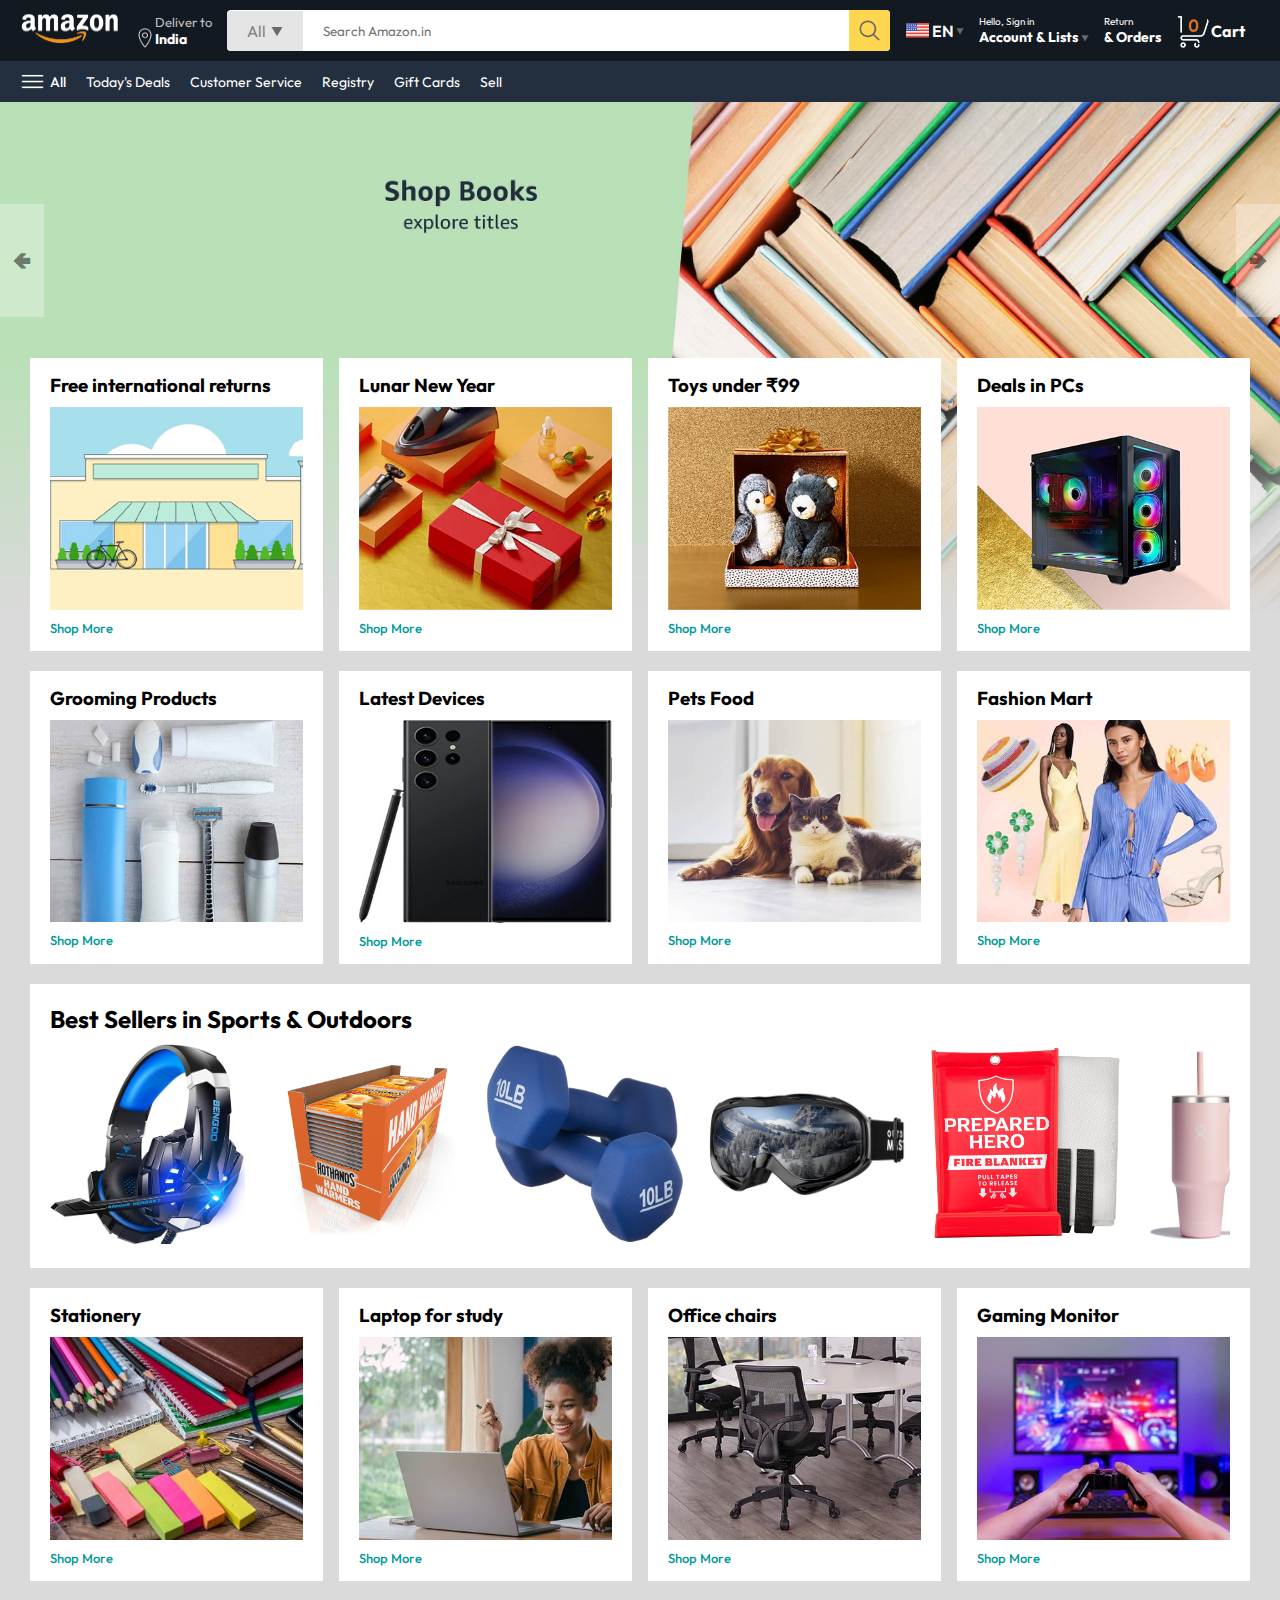
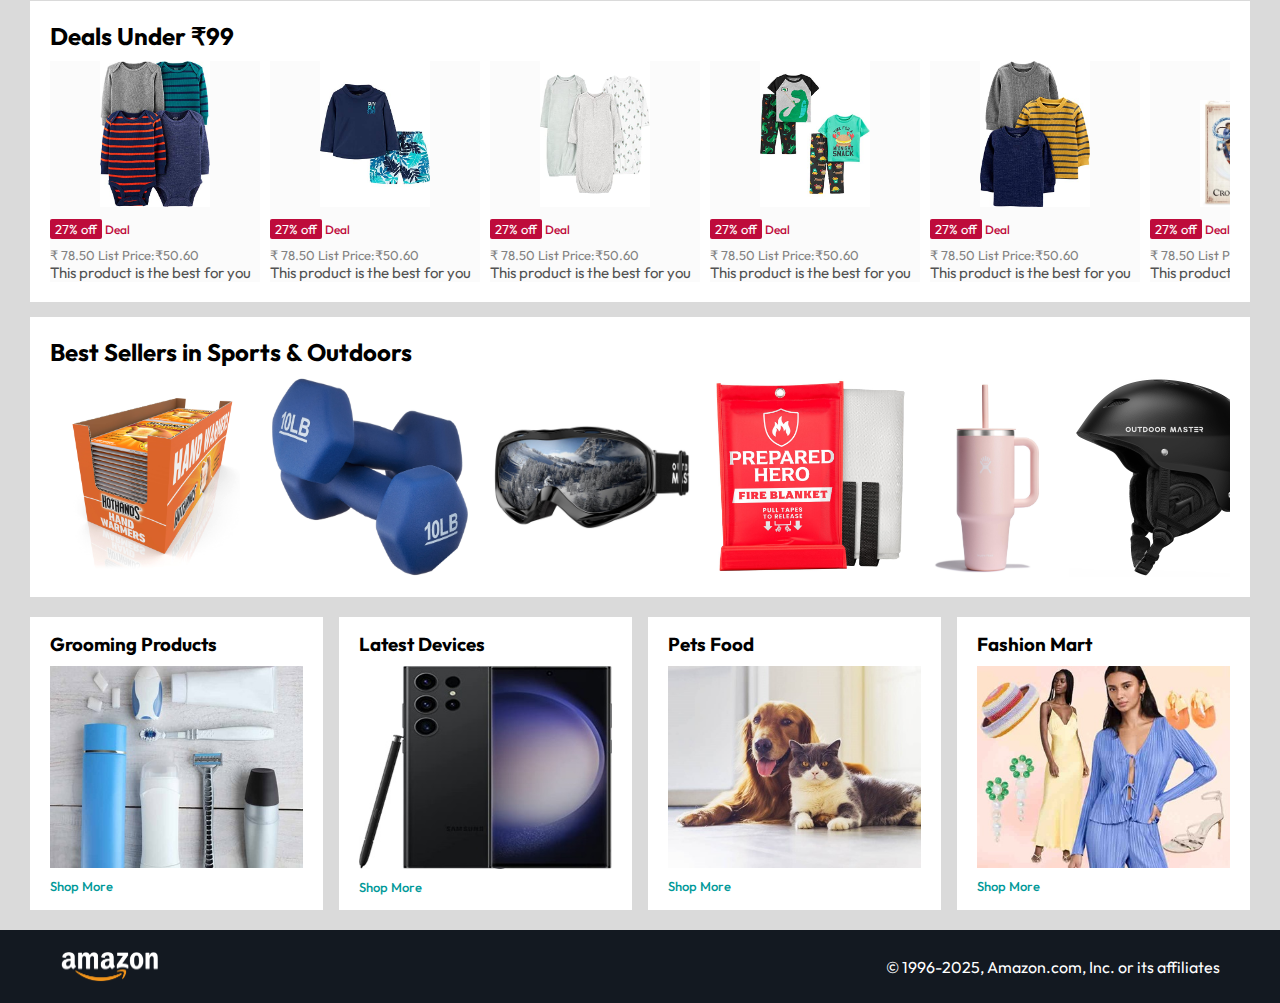
<file: index.html>
<!DOCTYPE html>
<html lang="en">
<head>
    <meta charset="UTF-8">
    <meta name="viewport" content="width=device-width, initial-scale=1.0">
    <title>Amazon Clone</title>
    <link rel="stylesheet" href="style.css">
</head>
<body>
    <nav>
        <a href="/index.html">
            <img src="./assets/amazon_logo.png" width="100px" alt="amazon_logo">
        </a>
        <div class="nav-country">
            <img src="./assets/location_icon.png" height="20" alt="location_icon">
            <div>
                <p>Deliver to</p>
                <h1>India</h1>
            </div>
        </div> 

        <div class="nav-search">
            <div class="nav-search-category">
                <p>All</p>
                <img src="./assets/dropdown_icon.png" height="12" alt="">
            </div>
            <input type="text" class="nav-search-input" placeholder="Search Amazon.in">
            <img src="./assets/search_icon.png" class="nav-search-icon" alt="">
        </div>

        <div class="nav-language">
            <img src="./assets/us_flag.png" width="25px" alt="">
            <p>EN</p>
            <img src="./assets/dropdown_icon.png" width="8px" alt="">
        </div>

        <div class="nav-text">
            <p><a href="/signIn.html">Hello, Sign in</a></p>
            <h1>Account & Lists <img src="./assets/dropdown_icon.png" width="8px" alt=""></h1>
        </div>

        <div class="nav-text">
            <p>Return</p>
            <h1>& Orders</h1>
        </div>

        <a href="signIn.html" class="mobile-user-icon" style="display: none;">
            <img src="./assets/user.png" alt="">
        </a>

        <a href="/cart.html" class="nav-cart">
            <img src="./assets/cart_icon.png" width="35px" alt="cart_icon">
            <h4>Cart</h4>
        </a>
    </nav>

    <div class="nav-bottom">
        <div>
            <img src="./assets/menu_icon.png" width="25px" alt="">
            <p>All</p>
        </div>
        <p>Today's Deals</p>
        <p>Customer Service</p>
        <p>Registry</p>
        <p>Gift Cards</p>
        <p>Sell</p>
    </div>

    <div class="header-slider">
    <a href="#" class="control_prev">&#129144;</a>
    <a href="#" class="control_next">&#129146;</a>

        <ul class="header-list">
            <li><img src="./assets/header1.jpg" class="header-img" alt=""></li>
            <li><img src="./assets/header2.jpg" class="header-img" alt=""></li>
            <li><img src="./assets/header3.jpg" class="header-img" alt=""></li>
            <li><img src="./assets/header4.jpg" class="header-img" alt=""></li>
            <li><img src="./assets/header5.jpg" class="header-img" alt=""></li>
            <li><img src="./assets/header6.jpg" class="header-img" alt=""></li>
        </ul>
    </div>

    <div class="box-row header-box">
        <div class="box-col">
            <h3>Free international returns</h3>
            <img src="./assets/box1-1.jpg" alt="">
            <a href="/">Shop More</a>
        </div>

        <div class="box-col">
            <h3>Lunar New Year</h3>
            <img src="./assets/box1-2.jpg" alt="">
            <a href="/">Shop More</a>
        </div>

        <div class="box-col">
            <h3>Toys under ₹99</h3>
            <img src="./assets/box1-3.jpg" alt="">
            <a href="/">Shop More</a>
        </div>

        <div class="box-col">
            <h3>Deals in PCs</h3>
            <img src="./assets/box1-4.jpg" alt="">
            <a href="/">Shop More</a>
        </div>
    </div>

    <div class="box-row">
        <div class="box-col">
            <h3>Grooming Products</h3>
            <img src="./assets/box2-1.jpg" alt="">
            <a href="/">Shop More</a>
        </div>

        <div class="box-col">
            <h3>Latest Devices</h3>
            <img src="./assets/box2-2.jpg" alt="">
            <a href="/">Shop More</a>
        </div>

        <div class="box-col">
            <h3>Pets Food</h3>
            <img src="./assets/box2-3.jpg" alt="">
            <a href="/">Shop More</a>
        </div>

        <div class="box-col">
            <h3>Fashion Mart</h3>
            <img src="./assets/box2-4.jpg" alt="">
            <a href="/">Shop More</a>
        </div>
    </div>

    <div class="products-slider">
        <h2>Best Sellers in Sports & Outdoors</h2>
        <div class="products">
            <a href="/product.html">
            <img src="./assets/product_img.jpg" alt="">
            </a>
            <img src="./assets/product1-1.jpg" alt="">
            <img src="./assets/product1-2.jpg" alt="">
            <img src="./assets/product1-3.jpg" alt="">
            <img src="./assets/product1-4.jpg" alt="">
            <img src="./assets/product1-5.jpg" alt="">
            <img src="./assets/product1-6.jpg" alt="">
            <img src="./assets/product1-7.jpg" alt="">
            <img src="./assets/product1-8.jpg" alt="">
            <img src="./assets/product1-9.jpg" alt="">
            <img src="./assets/product1-10.jpg" alt="">
        </div>
    </div>

    <div class="box-row">
        <div class="box-col">
            <h3>Stationery</h3>
            <img src="./assets/box3-1.jpg" alt="">
            <a href="/">Shop More</a>
        </div>

        <div class="box-col">
            <h3>Laptop for study</h3>
            <img src="./assets/box3-2.jpg" alt="">
            <a href="/">Shop More</a>
        </div>

        <div class="box-col">
            <h3>Office chairs</h3>
            <img src="./assets/box3-3.jpg" alt="">
            <a href="/">Shop More</a>
        </div>

        <div class="box-col">
            <h3>Gaming Monitor</h3>
            <img src="./assets/box3-4.jpg" alt="">
            <a href="/">Shop More</a>
        </div>
    </div>

    <div class="product-slider-with-price">
        <h2>Deals Under ₹99</h2>
        <div class="products">
            <div class="product-card">
                <div class="product-img-container">
                    <img src="./assets/product2-1.jpg" alt="">
                </div>
                <div class="product-offer">
                    <p>27% off</p> <span>Deal</span>
                </div>
                <p class="product-price">₹ <span>78.50</span> List Price:₹50.60</p>
                <h4>This product is the best for you</h4>
            </div>

            <div class="product-card">
                <div class="product-img-container">
                    <img src="./assets/product2-2.jpg" alt="">
                </div>
                <div class="product-offer">
                    <p>27% off</p> <span>Deal</span>
                </div>
                <p class="product-price">₹ <span>78.50</span> List Price:₹50.60</p>
                <h4>This product is the best for you</h4>
            </div>

            <div class="product-card">
                <div class="product-img-container">
                    <img src="./assets/product2-3.jpg" alt="">
                </div>
                <div class="product-offer">
                    <p>27% off</p> <span>Deal</span>
                </div>
                <p class="product-price">₹ <span>78.50</span> List Price:₹50.60</p>
                <h4>This product is the best for you</h4>
            </div>

            <div class="product-card">
                <div class="product-img-container">
                    <img src="./assets/product2-4.jpg" alt="">
                </div>
                <div class="product-offer">
                    <p>27% off</p> <span>Deal</span>
                </div>
                <p class="product-price">₹ <span>78.50</span> List Price:₹50.60</p>
                <h4>This product is the best for you</h4>
            </div>

            <div class="product-card">
                <div class="product-img-container">
                    <img src="./assets/product2-5.jpg" alt="">
                </div>
                <div class="product-offer">
                    <p>27% off</p> <span>Deal</span>
                </div>
                <p class="product-price">₹ <span>78.50</span> List Price:₹50.60</p>
                <h4>This product is the best for you</h4>
            </div>

            <div class="product-card">
                <div class="product-img-container">
                    <img src="./assets/product2-6.jpg" alt="">
                </div>
                <div class="product-offer">
                    <p>27% off</p> <span>Deal</span>
                </div>
                <p class="product-price">₹ <span>78.50</span> List Price:₹50.60</p>
                <h4>This product is the best for you</h4>
            </div>

            <div class="product-card">
                <div class="product-img-container">
                    <img src="./assets/product2-7.jpg" alt="">
                </div>
                <div class="product-offer">
                    <p>27% off</p> <span>Deal</span>
                </div>
                <p class="product-price">₹ <span>78.50</span> List Price:₹50.60</p>
                <h4>This product is the best for you</h4>
            </div>

            <div class="product-card">
                <div class="product-img-container">
                    <img src="./assets/product2-8.jpg" alt="">
                </div>
                <div class="product-offer">
                    <p>27% off</p> <span>Deal</span>
                </div>
                <p class="product-price">₹ <span>78.50</span> List Price:₹50.60</p>
                <h4>This product is the best for you</h4>
            </div>

            <div class="product-card">
                <div class="product-img-container">
                    <img src="./assets/product2-9.jpg" alt="">
                </div>
                <div class="product-offer">
                    <p>27% off</p> <span>Deal</span>
                </div>
                <p class="product-price">₹ <span>78.50</span> List Price:₹50.60</p>
                <h4>This product is the best for you</h4>
            </div>

            <div class="product-card">
                <div class="product-img-container">
                    <img src="./assets/product2-10.jpg" alt="">
                </div>
                <div class="product-offer">
                    <p>27% off</p> <span>Deal</span>
                </div>
                <p class="product-price">₹ <span>78.50</span> List Price:₹50.60</p>
                <h4>This product is the best for you</h4>
            </div>

            <div class="product-card">
                <div class="product-img-container">
                    <img src="./assets/product2-11.jpg" alt="">
                </div>
                <div class="product-offer">
                    <p>27% off</p> <span>Deal</span>
                </div>
                <p class="product-price">₹ <span>78.50</span> List Price:₹50.60</p>
                <h4>This product is the best for you</h4>
            </div>
        </div>
    </div>

    <div class="products-slider">
        <h2>Best Sellers in Sports & Outdoors</h2>
        <div class="products">
            <img src="./assets/product1-1.jpg" alt="">
            <img src="./assets/product1-2.jpg" alt="">
            <img src="./assets/product1-3.jpg" alt="">
            <img src="./assets/product1-4.jpg" alt="">
            <img src="./assets/product1-5.jpg" alt="">
            <img src="./assets/product1-6.jpg" alt="">
            <img src="./assets/product1-7.jpg" alt="">
            <img src="./assets/product1-8.jpg" alt="">
            <img src="./assets/product1-9.jpg" alt="">
            <img src="./assets/product1-10.jpg" alt="">
        </div>
    </div>

    <div class="box-row">
        <div class="box-col">
            <h3>Grooming Products</h3>
            <img src="./assets/box2-1.jpg" alt="">
            <a href="/">Shop More</a>
        </div>

        <div class="box-col">
            <h3>Latest Devices</h3>
            <img src="./assets/box2-2.jpg" alt="">
            <a href="/">Shop More</a>
        </div>

        <div class="box-col">
            <h3>Pets Food</h3>
            <img src="./assets/box2-3.jpg" alt="">
            <a href="/">Shop More</a>
        </div>

        <div class="box-col">
            <h3>Fashion Mart</h3>
            <img src="./assets/box2-4.jpg" alt="">
            <a href="/">Shop More</a>
        </div>
    </div>

    <footer>
        <img src="./assets/amazon_logo.png" width="100" alt="">
        <p>© 1996-2025, Amazon.com, Inc. or its affiliates</p>
    </footer>


<script src="script.js"></script>
</body>
</html>
</file>
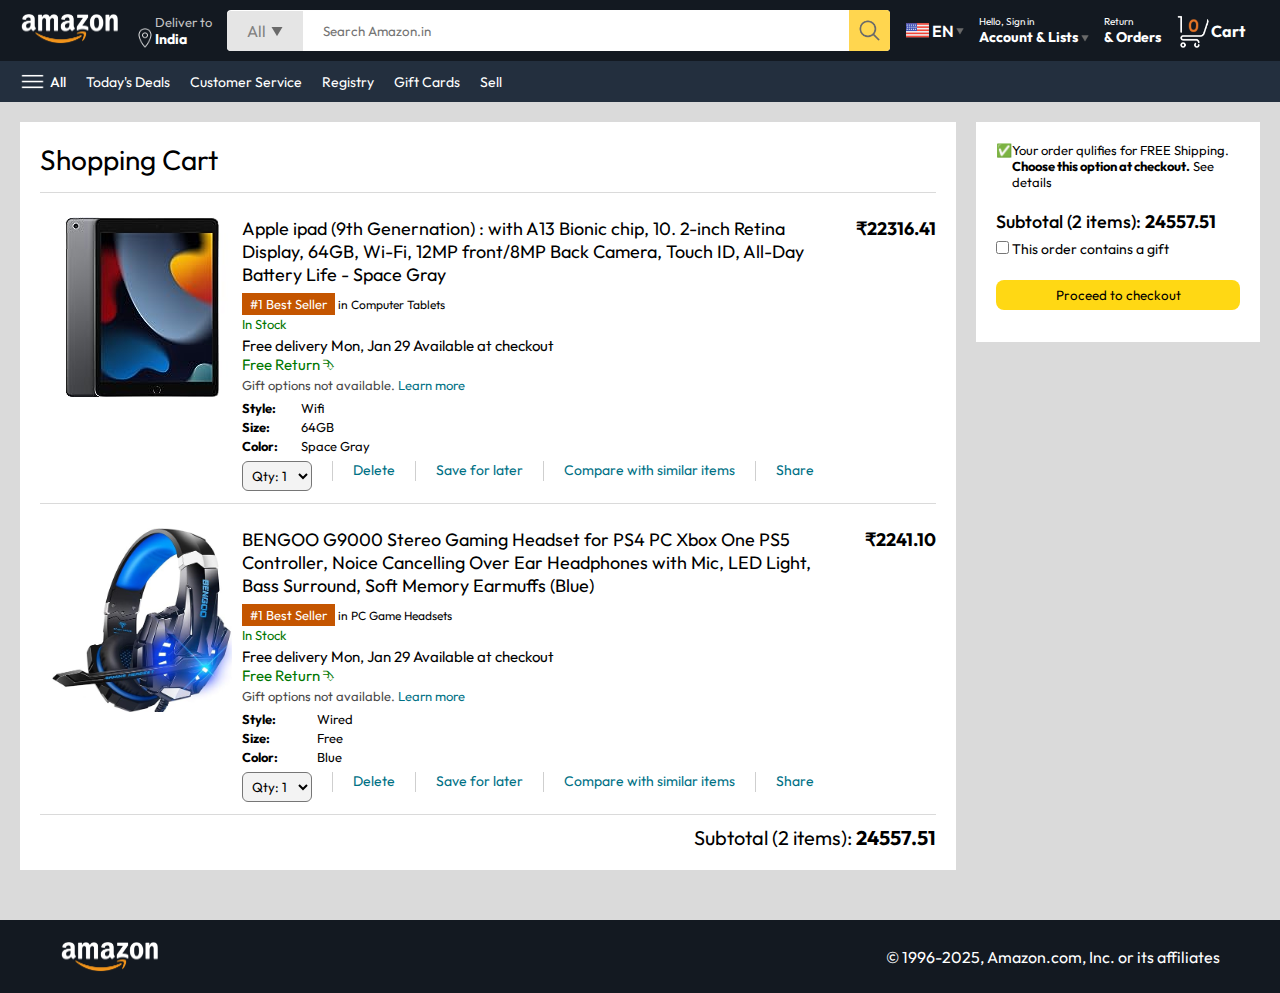
<file: cart.html>
<!DOCTYPE html>
<html lang="en">
<head>
    <meta charset="UTF-8">
    <meta name="viewport" content="width=device-width, initial-scale=1.0">
    <title>Cart</title>
    <link rel="stylesheet" href="style.css">
    <link rel="stylesheet" href="cart.css">
</head>
<body>
    <nav>
        <a href="/index.html">
            <img src="./assets/amazon_logo.png" width="100px" alt="amazon_logo">
        </a>
        <div class="nav-country">
            <img src="./assets/location_icon.png" height="20" alt="location_icon">
            <div>
                <p>Deliver to</p>
                <h1>India</h1>
            </div>
        </div> 

        <div class="nav-search">
            <div class="nav-search-category">
                <p>All</p>
                <img src="./assets/dropdown_icon.png" height="12" alt="">
            </div>
            <input type="text" class="nav-search-input" placeholder="Search Amazon.in">
            <img src="./assets/search_icon.png" class="nav-search-icon" alt="">
        </div>

        <div class="nav-language">
            <img src="./assets/us_flag.png" width="25px" alt="">
            <p>EN</p>
            <img src="./assets/dropdown_icon.png" width="8px" alt="">
        </div>

        <div class="nav-text">
            <p><a href="/signIn.html">Hello, Sign in</a></p>
            <h1>Account & Lists <img src="./assets/dropdown_icon.png" width="8px" alt=""></h1>
        </div>

        <div class="nav-text">
            <p>Return</p>
            <h1>& Orders</h1>
        </div>

        <a href="signIn.html" class="mobile-user-icon" style="display: none;">
            <img src="./assets/user.png" alt="">
        </a>

        <a href="" class="nav-cart">
            <img src="./assets/cart_icon.png" width="35px" alt="cart_icon">
            <h4>Cart</h4>
        </a>
    </nav>

    <div class="nav-bottom">
        <div>
            <img src="./assets/menu_icon.png" width="25px" alt="">
            <p>All</p>
        </div>
        <p>Today's Deals</p>
        <p>Customer Service</p>
        <p>Registry</p>
        <p>Gift Cards</p>
        <p>Sell</p>
    </div>

    <div class="cart">
        <div class="cart-left">
            <h1>Shopping Cart</h1>
            <hr>
            <div class="product-cart-list">
                <img src="./assets/ipad_img.jpg" width="180px" alt="">
                <div>
                    <div class="product-cart-titleprice">
                        <p>Apple ipad (9th Genernation) : with A13 Bionic chip, 10. 2-inch Retina Display, 64GB, Wi-Fi, 12MP front/8MP Back Camera, Touch ID, All-Day Battery Life - Space Gray</p>
                        <p><b>₹22316.41</b></p>
                    </div>
                    <p class="product-cart-bestseller"><span>#1 Best Seller</span> in Computer Tablets</p>
                    <p class="product-cart-stock">In Stock</p>
                    <p class="product-cart-delivery">Free delivery Mon, Jan 29 Available at checkout</p>
                    <p class="product-cart-returns">Free Return &#11191</p>
                    <p class="product-cart-giftoption">Gift options not available. <span>Learn more</span></p>

                    <div class="product-cart-specs">
                        <p><b>Style:</b></p> <p>Wifi</p>
                        <p><b>Size:</b></p> <p>64GB</p>
                        <p><b>Color:</b></p> <p>Space Gray</p>
                    </div>

                    <div class="cart-list-action">
                        <select>
                            <option value="Qty: 1">Qty: 1</option>
                            <option value="Qty: 2">Qty: 2</option>
                            <option value="Qty: 3">Qty: 3</option>
                            <option value="Qty: 4">Qty: 4</option>
                            <option value="Qty: 5">Qty: 5</option>
                        </select>
                        <hr>
                        <p class="action-btn">Delete</p>
                        <hr>
                        <p class="action-btn">Save for later</p>
                        <hr>
                        <p class="action-btn">Compare with similar items</p>
                        <hr>
                        <p class="action-btn">Share</p>
                    </div>
                </div>
            </div>
            <hr>

            <!-- Product two -->

            <div class="product-cart-list">
                <img src="./assets/product_img.jpg" width="180px" alt="">
                <div>
                    <div class="product-cart-titleprice">
                        <p>BENGOO G9000 Stereo Gaming Headset for PS4 PC Xbox One PS5 Controller, Noice Cancelling Over Ear Headphones with Mic, LED Light, Bass Surround, Soft Memory Earmuffs (Blue)</p>
                        <p><b>₹2241.10</b></p>
                    </div>
                    <p class="product-cart-bestseller"><span>#1 Best Seller</span> in PC Game Headsets</p>
                    <p class="product-cart-stock">In Stock</p>
                    <p class="product-cart-delivery">Free delivery Mon, Jan 29 Available at checkout</p>
                    <p class="product-cart-returns">Free Return &#11191</p>
                    <p class="product-cart-giftoption">Gift options not available. <span>Learn more</span></p>

                    <div class="product-cart-specs">
                        <p><b>Style:</b></p> <p>Wired</p>
                        <p><b>Size:</b></p> <p>Free</p>
                        <p><b>Color:</b></p> <p>Blue</p>
                    </div>

                    <div class="cart-list-action">
                        <select>
                            <option value="Qty: 1">Qty: 1</option>
                            <option value="Qty: 2">Qty: 2</option>
                            <option value="Qty: 3">Qty: 3</option>
                            <option value="Qty: 4">Qty: 4</option>
                            <option value="Qty: 5">Qty: 5</option>
                        </select>
                        <hr>
                        <p class="action-btn">Delete</p>
                        <hr>
                        <p class="action-btn">Save for later</p>
                        <hr>
                        <p class="action-btn">Compare with similar items</p>
                        <hr>
                        <p class="action-btn">Share</p>
                    </div>
                </div>
            </div>
            <hr>
            <div class="cart-list-subtotal">
                Subtotal (2 items): <b>24557.51</b>
            </div>


        </div>
        <div class="cart-right">
            <div class="cart-free-delivery">
                <p>&#x2705</p>
                <p>Your order qulifies for FREE Shipping. <b>Choose this option at checkout.</b> See details</p>
            </div>
            <p class="cart-subtotal">Subtotal (2 items): <b>24557.51</b></p>
            <p class="cart-right-gift"> <input type="checkbox"> This order contains a gift</p>
            <button>Proceed to checkout</button>
        </div>
    </div>

    <footer class="footer-cart">
        <img src="./assets/amazon_logo.png" width="100" alt="">
        <p>© 1996-2025, Amazon.com, Inc. or its affiliates</p>
    </footer>
    
</body>
</html>
</file>
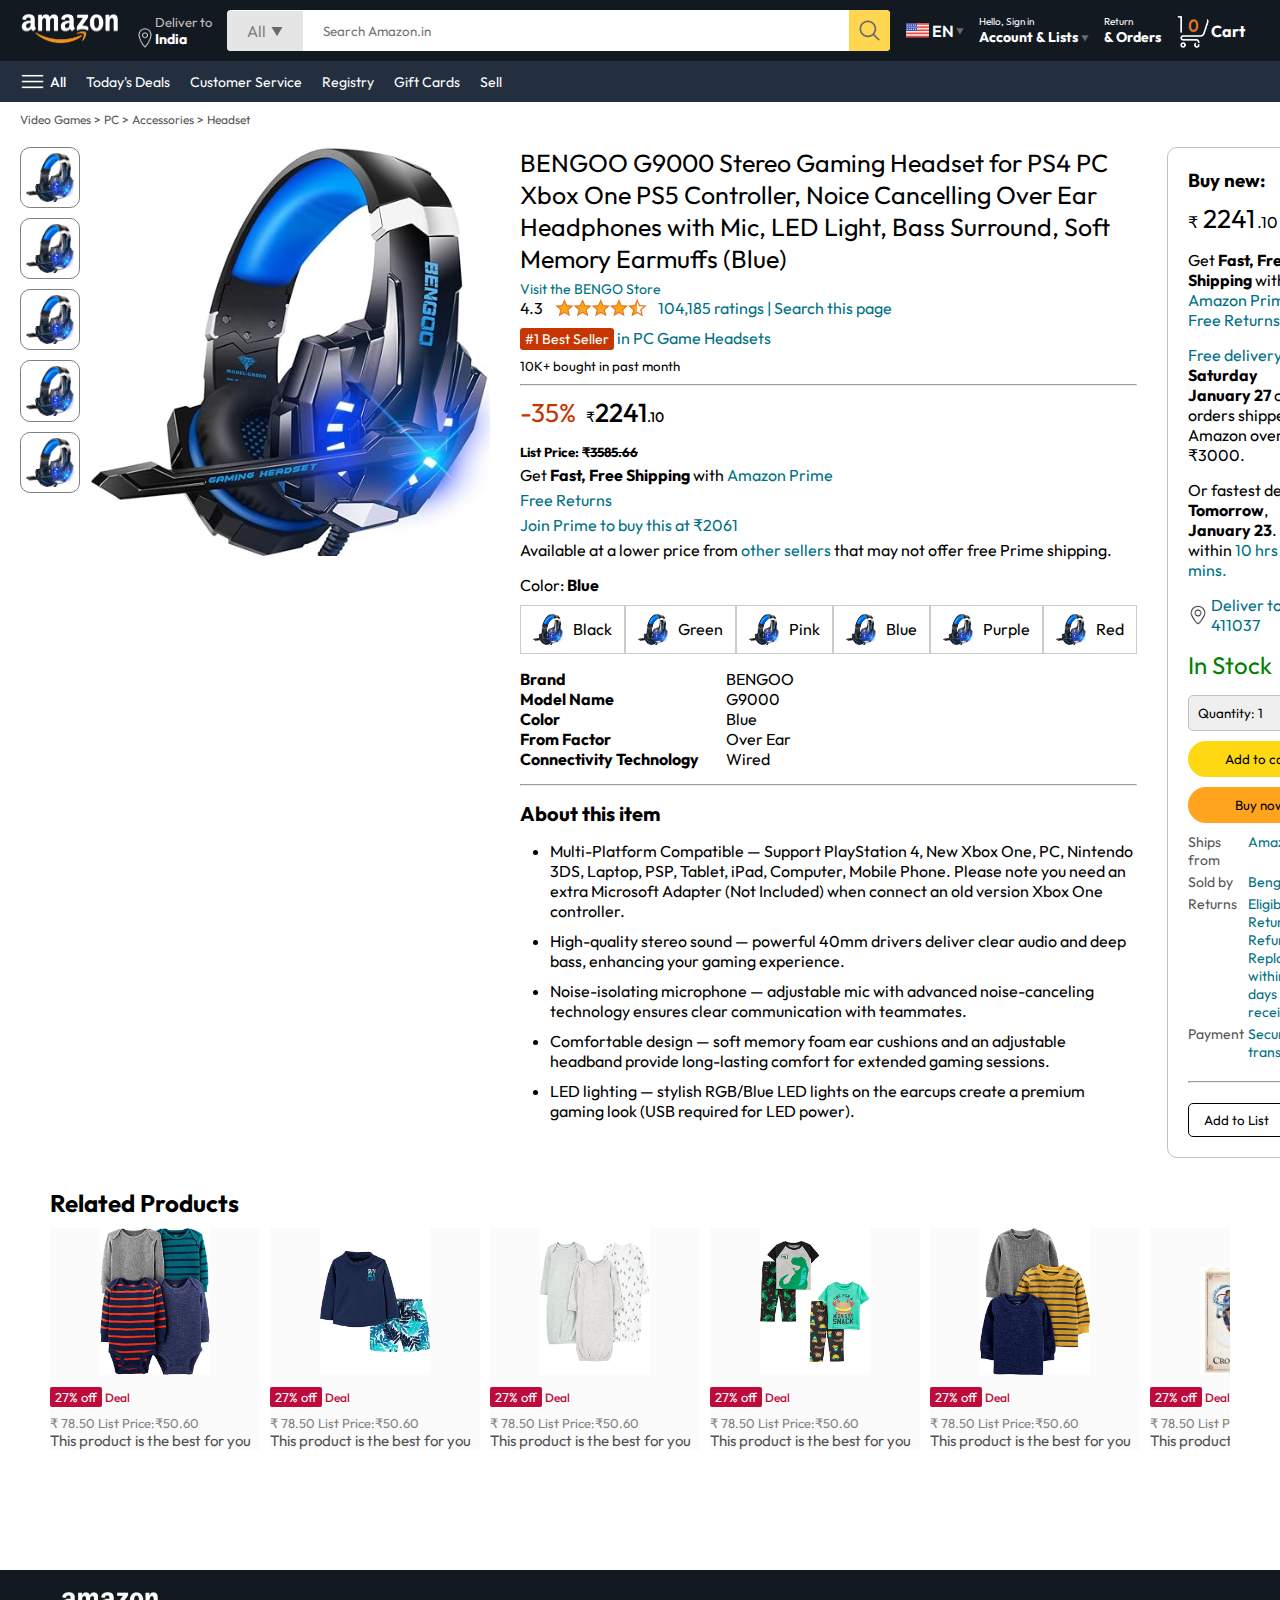
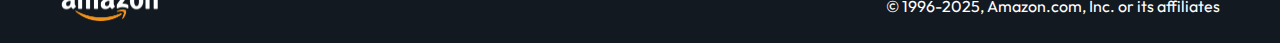
<file: product.html>
<!DOCTYPE html>
<html lang="en">
<head>
    <meta charset="UTF-8">
    <meta name="viewport" content="width=device-width, initial-scale=1.0">
    <title>Product Page</title>
    <link rel="stylesheet" href="style.css">
    <link rel="stylesheet" href="product.css">
</head>
<body>
    <nav>
        <a href="/index.html">
            <img src="./assets/amazon_logo.png" width="100px" alt="amazon_logo">
        </a>
        <div class="nav-country">
            <img src="./assets/location_icon.png" height="20" alt="location_icon">
            <div>
                <p>Deliver to</p>
                <h1>India</h1>
            </div>
        </div> 

        <div class="nav-search">
            <div class="nav-search-category">
                <p>All</p>
                <img src="./assets/dropdown_icon.png" height="12" alt="">
            </div>
            <input type="text" class="nav-search-input" placeholder="Search Amazon.in">
            <img src="./assets/search_icon.png" class="nav-search-icon" alt="">
        </div>

        <div class="nav-language">
            <img src="./assets/us_flag.png" width="25px" alt="">
            <p>EN</p>
            <img src="./assets/dropdown_icon.png" width="8px" alt="">
        </div>

        <div class="nav-text">
            <p><a href="/signIn.html">Hello, Sign in</a></p>
            <h1>Account & Lists <img src="./assets/dropdown_icon.png" width="8px" alt=""></h1>
        </div>

        <div class="nav-text">
            <p>Return</p>
            <h1>& Orders</h1>
        </div>

        <a href="signIn.html" class="mobile-user-icon" style="display: none;">
            <img src="./assets/user.png" alt="">
        </a>

        <a href="/cart.html" class="nav-cart">
            <img src="./assets/cart_icon.png" width="35px" alt="cart_icon">
            <h4>Cart</h4>
        </a>
    </nav>

    <div class="nav-bottom">
        <div>
            <img src="./assets/menu_icon.png" width="25px" alt="">
            <p>All</p>
        </div>
        <p>Today's Deals</p>
        <p>Customer Service</p>
        <p>Registry</p>
        <p>Gift Cards</p>
        <p>Sell</p>
    </div>

    <div class="breadcrum">Video Games > PC > Accessories > Headset</div>
    
    <div class="product-display">
        <div class="product-d-image">
            <div class="product-icons">
                <img src="./assets/product_img.jpg" alt="" width="60">
                <img src="./assets/product_img.jpg" alt="" width="60">
                <img src="./assets/product_img.jpg" alt="" width="60">
                <img src="./assets/product_img.jpg" alt="" width="60">
                <img src="./assets/product_img.jpg" alt="" width="60">
            </div>
            <div class="product-main-image">
                <img src="./assets/product_img.jpg" alt="" width="400">
            </div>
        </div>
        <div class="product-d-details">
            <p class="product-title">
                BENGOO G9000 Stereo Gaming Headset for PS4 PC Xbox One PS5 Controller, Noice Cancelling Over Ear Headphones with Mic, LED Light, Bass Surround, Soft Memory Earmuffs (Blue)
            </p>
            <p class="brand-store">Visit the BENGO Store</p>
            <div class="product-rating">
                <div>
                    <div>
                        4.3 <img src="./assets/rating_img.png" height="20px">
                    </div>
                    <p>104,185 ratings | Search this page</p>
                </div>
                <p><span>#1 Best Seller</span> in PC Game Headsets</p>
                <h5>10K+ bought in past month</h5>
                <hr>
            </div>

            <div class="product-d-price">
                <div>
                    <p>-35%</p>
                    <h1>₹<span>2241</span>.10</h1>
                </div>
                <h5>List Price: <span>₹3585.66</span></h5>
                <P>Get <b>Fast, Free Shipping</b> with <span>Amazon Prime</span></P>
                <p><span>Free Returns</span></p>
                <p><span>Join Prime to buy this at ₹2061</span></p>
                <p>Available at a lower price from <span>other sellers</span> that may not offer free Prime shipping.</p>
            </div>

            <div class="product-color-selection">
                <p>Color: <b>Blue</b></p>
                <div class="product-color-options">
                    <div class="option">
                        <img src="./assets/product_img.jpg" alt="" width="30px">
                        <p>Black</p>
                    </div>
                    <div class="option">
                        <img src="./assets/product_img.jpg" alt="" width="30px">
                        <p>Green</p>
                    </div>
                    <div class="option">
                        <img src="./assets/product_img.jpg" alt="" width="30px">
                        <p>Pink</p>
                    </div>
                    <div class="option">
                        <img src="./assets/product_img.jpg" alt="" width="30px">
                        <p>Blue</p>
                    </div>
                    <div class="option">
                        <img src="./assets/product_img.jpg" alt="" width="30px">
                        <p>Purple</p>
                    </div>
                    <div class="option">
                        <img src="./assets/product_img.jpg" alt="" width="30px">
                        <p>Red</p>
                    </div>
                </div>
            </div>
            <div class="product-info">
                <p><b>Brand</b></p><p>BENGOO</p>
                <p><b>Model Name</b></p><p>G9000</p>
                <p><b>Color</b></p><p>Blue</p>
                <p><b>From Factor</b></p><p>Over Ear</p>
                <p><b>Connectivity Technology</b></p><p>Wired</p>
            </div>
            <hr>

            <div class="product-description">
                <h1>About this item</h1>
                <ul>
                    <li>Multi-Platform Compatible — Support PlayStation 4, New Xbox One, PC, Nintendo 3DS, Laptop, PSP, Tablet, iPad, Computer, Mobile Phone. Please note you need an extra Microsoft Adapter (Not Included) when connect an old version Xbox One controller.</li>
                    <li>High-quality stereo sound — powerful 40mm drivers deliver clear audio and deep bass, enhancing your gaming experience.</li>
                    <li>Noise-isolating microphone — adjustable mic with advanced noise-canceling technology ensures clear communication with teammates.</li>
                    <li>Comfortable design — soft memory foam ear cushions and an adjustable headband provide long-lasting comfort for extended gaming sessions.</li>
                    <li>LED lighting — stylish RGB/Blue LED lights on the earcups create a premium gaming look (USB required for LED power).</li>
                </ul>
            </div>

        </div>

        <div class="product-d-purchase">
            <div class="title">
                <h3>Buy new:</h3> <img src="./assets/circle_icon.png" width="20px" alt="">
            </div>
            <h1 class="price">₹ <span>2241</span>.10</h1>
            <div class="gap">
                <p>Get <b>Fast, Free Shipping</b> with<span> Amazon Prime</span></p>
                <p><span>Free Returns</span></p>
            </div>

            <div class="gap">
                <p><span>Free delivery</span> <b>Saturday</b></p>
                <p><b>January 27</b> on orders shipped by Amazon over ₹3000.</p>
            </div>

            <div class="gap">
                <p>Or fastest delivery <b>Tomorrow</b>, <b>January 23</b>. Order within <span>10 hrs 56 mins.</span></p>
            </div>

            <div class="delivery-location">
                <img src="./assets/location_icon_dark.png" width="20px" alt="">
                <p><span>Deliver to Pune 411037</span></p>
            </div>
            <h2 class="product-stock">In Stock</h2>
            <select class="product-quantity">
                <option value="1">Quantity: 1</option>
                <option value="1">Quantity: 2</option>
                <option value="1">Quantity: 3</option>
            </select>

            <button class="btn">Add to cart</button>
            <button class="btn product-buy">Buy now</button>
            <div class="product-seler-info">
                <p>Ships from</p> <p><span>Amazon</span></p>
                <p>Sold by</p> <p><span>Bengoo Inc.</span></p>
                <p>Returns</p> <p><span>Eligible for Return, Refund or Replacement within 30 days of receipt</span></p>
                <p>Payment</p> <p><span>Secure transaction</span></p>
            </div>
            <hr>
            <button class="product-add-list">Add to List</button>
        </div>
    </div>

    <div class="product-slider-with-price">
        <h2>Related Products</h2>
        <div class="products">
            <div class="product-card">
                <div class="product-img-conatiner">
                    <img src="./assets/product2-1.jpg" alt="">
                </div>
                <div class="product-offer">
                    <p>27% off</p> <span>Deal</span>
                </div>
                <p class="product-price">₹ <span>78.50</span> List Price:₹50.60</p>
                <h4>This product is the best for you</h4>
            </div>

            <div class="product-card">
                <div class="product-img-conatiner">
                    <img src="./assets/product2-2.jpg" alt="">
                </div>
                <div class="product-offer">
                    <p>27% off</p> <span>Deal</span>
                </div>
                <p class="product-price">₹ <span>78.50</span> List Price:₹50.60</p>
                <h4>This product is the best for you</h4>
            </div>

            <div class="product-card">
                <div class="product-img-conatiner">
                    <img src="./assets/product2-3.jpg" alt="">
                </div>
                <div class="product-offer">
                    <p>27% off</p> <span>Deal</span>
                </div>
                <p class="product-price">₹ <span>78.50</span> List Price:₹50.60</p>
                <h4>This product is the best for you</h4>
            </div>

            <div class="product-card">
                <div class="product-img-conatiner">
                    <img src="./assets/product2-4.jpg" alt="">
                </div>
                <div class="product-offer">
                    <p>27% off</p> <span>Deal</span>
                </div>
                <p class="product-price">₹ <span>78.50</span> List Price:₹50.60</p>
                <h4>This product is the best for you</h4>
            </div>

            <div class="product-card">
                <div class="product-img-conatiner">
                    <img src="./assets/product2-5.jpg" alt="">
                </div>
                <div class="product-offer">
                    <p>27% off</p> <span>Deal</span>
                </div>
                <p class="product-price">₹ <span>78.50</span> List Price:₹50.60</p>
                <h4>This product is the best for you</h4>
            </div>

            <div class="product-card">
                <div class="product-img-conatiner">
                    <img src="./assets/product2-6.jpg" alt="">
                </div>
                <div class="product-offer">
                    <p>27% off</p> <span>Deal</span>
                </div>
                <p class="product-price">₹ <span>78.50</span> List Price:₹50.60</p>
                <h4>This product is the best for you</h4>
            </div>

            <div class="product-card">
                <div class="product-img-conatiner">
                    <img src="./assets/product2-7.jpg" alt="">
                </div>
                <div class="product-offer">
                    <p>27% off</p> <span>Deal</span>
                </div>
                <p class="product-price">₹ <span>78.50</span> List Price:₹50.60</p>
                <h4>This product is the best for you</h4>
            </div>

            <div class="product-card">
                <div class="product-img-conatiner">
                    <img src="./assets/product2-8.jpg" alt="">
                </div>
                <div class="product-offer">
                    <p>27% off</p> <span>Deal</span>
                </div>
                <p class="product-price">₹ <span>78.50</span> List Price:₹50.60</p>
                <h4>This product is the best for you</h4>
            </div>

            <div class="product-card">
                <div class="product-img-conatiner">
                    <img src="./assets/product2-9.jpg" alt="">
                </div>
                <div class="product-offer">
                    <p>27% off</p> <span>Deal</span>
                </div>
                <p class="product-price">₹ <span>78.50</span> List Price:₹50.60</p>
                <h4>This product is the best for you</h4>
            </div>

            <div class="product-card">
                <div class="product-img-conatiner">
                    <img src="./assets/product2-10.jpg" alt="">
                </div>
                <div class="product-offer">
                    <p>27% off</p> <span>Deal</span>
                </div>
                <p class="product-price">₹ <span>78.50</span> List Price:₹50.60</p>
                <h4>This product is the best for you</h4>
            </div>

            <div class="product-card">
                <div class="product-img-conatiner">
                    <img src="./assets/product2-11.jpg" alt="">
                </div>
                <div class="product-offer">
                    <p>27% off</p> <span>Deal</span>
                </div>
                <p class="product-price">₹ <span>78.50</span> List Price:₹50.60</p>
                <h4>This product is the best for you</h4>
            </div>
        </div>
    </div>

        <footer class="product-footer">
        <img src="./assets/amazon_logo.png" width="100" alt="">
        <p>© 1996-2025, Amazon.com, Inc. or its affiliates</p>
    </footer>

    <script>
        const scrollContainer = document.querySelectorAll('.products');
        for (const item of scrollContainer) {
        item.addEventListener('wheel', (ent)=>{
        evt.preventDefault();
        item.scrollLeft += evt.deltaY;
    });
    
}
    </script>
    
</body>
</html>
</file>
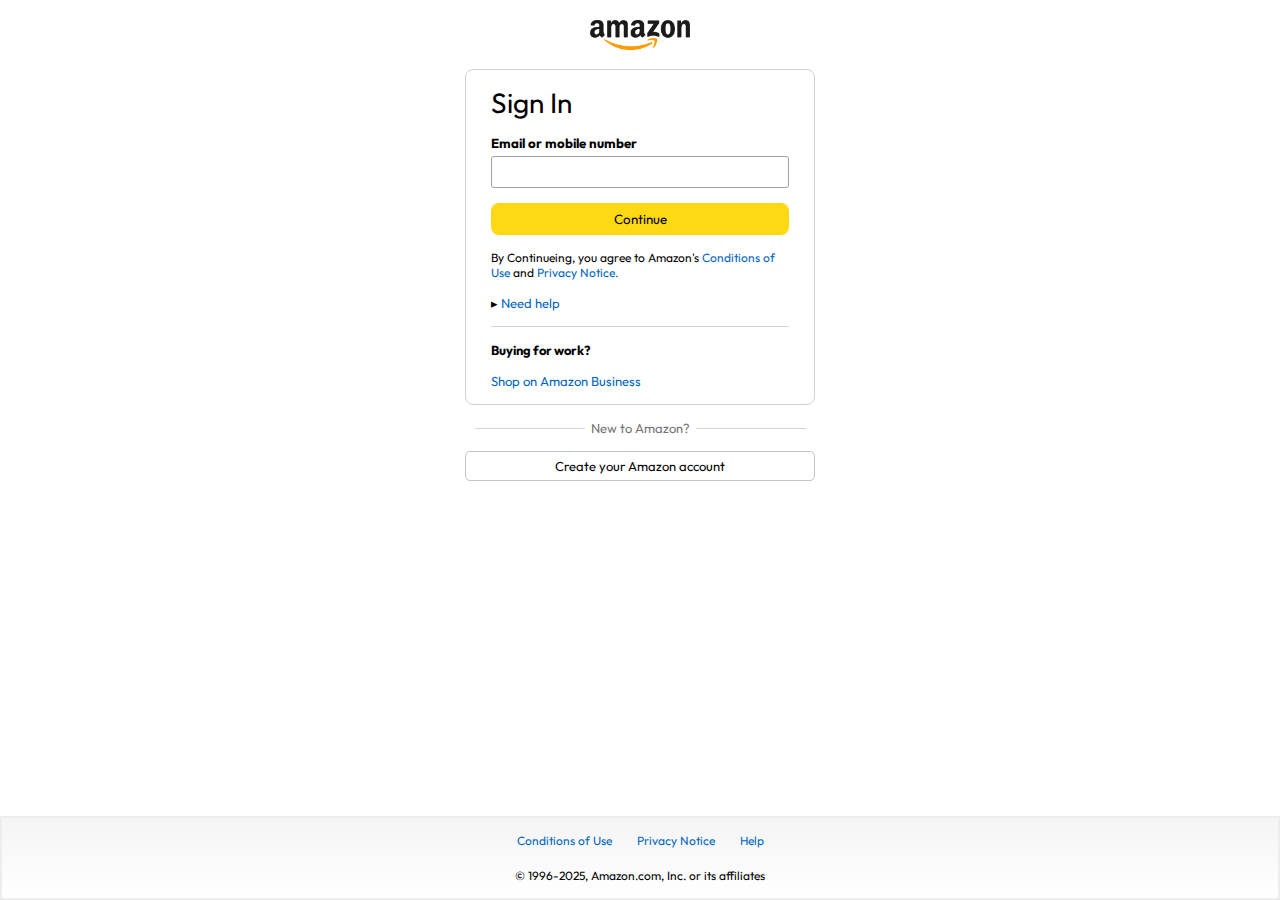
<file: signIn.html>
<!DOCTYPE html>
<html lang="en">
<head>
    <meta charset="UTF-8">
    <meta name="viewport" content="width=device-width, initial-scale=1.0">
    <title>Sign In</title>
    <link rel="stylesheet" href="./signIn.css">
</head>
<body>
    <a href="/"><img class="logo" src="./assets/amazon_logo_dark.png" width="100px" alt=""></a>
    <div class="signIn-container">
        <h1 class="signIn-title">Sign In</h1>
        <h5 class="input-label">Email or mobile number</h5>
        <input type="text">
        <button>Continue</button>
        <p class="signIn-condition">By Continueing, you agree to Amazon's <span>Conditions of Use</span> and <span>Privacy Notice.</span></p>
        <p class="signIn-help">&#9656 <span>Need help</span></p>
        <hr>
        <h4>Buying for work?</h4>
        <p class="signIn-business"><span>Shop on Amazon Business</span></p>
    </div>

    <div class="signIn-bottom">
        <hr>
        <p>New to Amazon?</p>
        <hr>
    </div>

    <a href="/signUp.html">
    <button class="signIn-signUp-btn">Create your Amazon account</button>
    </a>

    <footer>
        <div class="footer-links">
            <a href="#">Conditions of Use</a>
            <a href="#">Privacy Notice</a>
            <a href="#">Help</a>
        </div>
        <p class="footer-copyright">© 1996-2025, Amazon.com, Inc. or its affiliates</p>
    </footer>
    
</body>
</html>
</file>
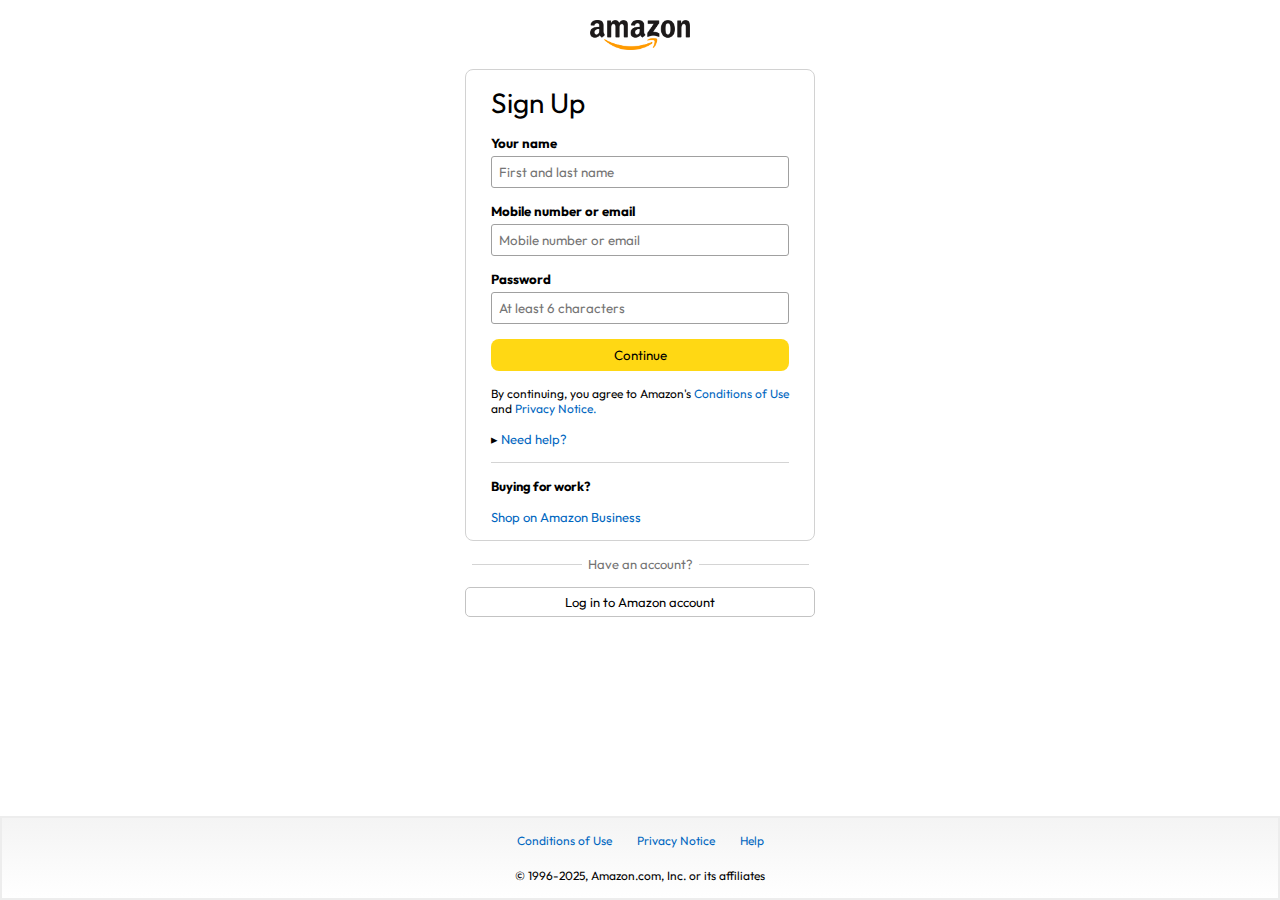
<file: signUp.html>
<!DOCTYPE html>
<html lang="en">
<head>
    <meta charset="UTF-8">
    <meta name="viewport" content="width=device-width, initial-scale=1.0">
    <title>Sign Up</title>
    <link rel="stylesheet" href="signIn.css">
</head>
<body>

    <a href="/">
        <img class="logo" src="./assets/amazon_logo_dark.png" width="100px" alt="amazon logo">
    </a>
    
    <div class="signIn-container">
        <h1 class="signIn-title">Sign Up</h1>

        <h5 class="input-label">Your name</h5>
        <input type="text" placeholder="First and last name">

        <h5 class="input-label">Mobile number or email</h5>
        <input type="text" placeholder="Mobile number or email">

        <h5 class="input-label">Password</h5>
        <input type="password" placeholder="At least 6 characters">

        <button>Continue</button>

        <p class="signIn-condition">
            By continuing, you agree to Amazon's 
            <span>Conditions of Use</span> and 
            <span>Privacy Notice.</span>
        </p>

        <p class="signIn-help">
            &#9656; <span>Need help?</span>
        </p>

        <hr>

        <h4>Buying for work?</h4>
        <p class="signIn-business">
            <span>Shop on Amazon Business</span>
        </p>
    </div>

    <div class="signIn-bottom">
        <hr>
        <p>Have an account?</p>
        <hr>
    </div>

    <a href="/signIn.html">
        <button class="signIn-signUp-btn">Log in to Amazon account</button>
    </a>

    <footer>
        <div class="footer-links">
            <a href="#">Conditions of Use</a>
            <a href="#">Privacy Notice</a>
            <a href="#">Help</a>
        </div>
        <p class="footer-copyright">
            © 1996-2025, Amazon.com, Inc. or its affiliates
        </p>
    </footer>
    
</body>
</html>
</file>
<file: style.css>
@import url('https://fonts.googleapis.com/css2?family=Outfit:wght@100..900&display=swap');

* {
    padding: 0;
    margin: 0;
    box-sizing: border-box;
    font-family: 'Outfit', sans-serif;
}
body {
    background: #dadada;
}
a {
    text-decoration: none;
    color: inherit;
}
nav {
    display: flex;
    align-items: center;
    justify-content: space-between;
    background: #131921;
    padding: 10px 20px;
    color: white;
}
.nav-country{
    display: flex;
    align-items: flex-end;
    margin-left: 15px;
    font-size: 13px;
    color: #c4c4c4;
}
.nav-country h1{
    font-size: 14px;
    color: #ffffff;
}
.nav-search{
    flex: 1;
    display: flex;
    align-items: center;
    background: white;
    color: gray;
    max-width: 1000px;
    border-radius: 4px;
    margin-left: 15px;
}
.nav-search-category{
    display: flex;
    align-items: center;
    padding: 10px 20px;
    gap: 5px;
    background: #e5e5e5;
    border-radius: 4px 0 0 4px;
}
.nav-search-input{
    border: none;
    outline: none;
    padding-left: 20px;
    width: 100%;
}
.nav-search-icon{
    max-width: 41px;
    padding: 8px;
    background: #ffd64f;
    border-radius: 0 4px 4px 0;
}
.nav-language{
    display: flex;
    align-items: center;
    gap: 2px;
    font-weight: 600;
    margin-left: 15px;
}
.nav-text{
    margin-left: 15px;
}
.nav-text p{
    font-size: 10px;
}
.nav-text h1{
    font-size: 14px;
}
.nav-cart{
    display: flex;
    align-items: center;
    margin: 0px 15px;
}
.nav-bottom{
    display: flex;
    align-items: center;
    gap: 20px;
    padding: 8px 20px;
    background: #232f3e;
    color: #ffffff;
    font-size: 14px;
}
.nav-bottom div{
    display: flex;
    align-items: center;
    gap: 5px;
    font-weight: 500;
}
.header-slider {
    position: relative;
    width: 100%;
    overflow: hidden;
}
.header-slider ul{
    display: flex;
    overflow-y: hidden;
}
.header-img{
    max-width: 100%;
    mask-image: linear-gradient(to bottom, #000000 50%, transparent 100%);
}
.header-slider a{
    position: absolute;
    top: 20%;
    z-index: 1;
    padding: 5vh 1vw;
    background: #ffffff4f;
    color: #0000007b;
    text-decoration: none;
    font-weight: 600;
    font-size: 18px;
    cursor: pointer;
}
.control_next{
    right: 0;
}
.box-row{
    display: flex;
    flex-wrap: wrap;
    row-gap: 20px;
    justify-content: space-between;
    margin: 20px 30px;
}
.box-col{
    display: flex;
    flex-direction: column;
    gap: 10px;
    padding: 15px 20px;
    background: #ffffff;
    max-width: 24%;
    min-width: 200px;
    z-index: 1;
}
.box-col a{
    font-size: 13px;
    color: #009999;
    font-weight: 500;
}
.header-box{
    margin-top: -20vw;
}
.products-slider{
    background: #ffffff;
    margin: 0 30px;
    padding: 20px;
    margin-bottom: 15px;
}
.products-slider .products{
    display: flex;
    overflow-x: auto;
    gap: 20px;
    margin-top: 10px;
}
.products-slider .products img{
    max-width: 200px;
    max-height: 200px;
}
.products-slider .products::-webkit-scrollbar{
    display: none;
}
.product-slider-with-price{
    background: #ffffff;
    margin: 0 30px;
    padding: 20px;
    margin-bottom: 15px;
}
.product-slider-with-price .products{
    display: flex;
    overflow-x: auto;
    gap: 10px;
    margin-top: 10px;
}
.product-slider-with-price .products::-webkit-scrollbar{
    display: none;
}
.product-card{
    display: flex;
    flex-direction: column;
    justify-content: end;
    min-width: 210px;
    background: #fbfbfb;
}
.product-card img{
    width: 110px;
    margin: 0 50px;
}
.product-offer p{
    background: #be0b3b;
    color: #fff;
    display: inline-block;
    padding: 2px 5px;
    border-radius: 2px;
    margin: 8px 0;
    font-size: 13px;
}
.product-offer span{
    color: #be0b3b;
    font-weight: 500;
    font-size: 12px;
}
.product-price{
    color: gray;
    font-size: 13px;
}
.product-card h4{
    color: #525252;
    font-size: 15px;
    font-weight: 400;
}
footer{
    display: flex;
    justify-content: space-between;
    align-items: center;
    color: #fff;
    background: #131921;
    padding: 20px 60px;

}

/* media query */

@media only screen and (max-width: 900px){
    nav{
        flex-wrap: wrap;
    }
    .nav-search{
        order: 7;
        margin: 15px 0 5px;
        min-width: 300px;
    }
    .box-col{
        max-width: 48%;
    }
    
}
@media only screen and (max-width: 600px){
    .nav-country{
        display: none;
    }
    .nav-language{
        display: none;
    }
    .nav-text{
        display: none;
    }
    .nav-bottom{
        font-size: 13px;
        gap: 10px;
        overflow-x: scroll;
    }
    .nav-bottom::-webkit-scrollbar{
        display: none;
    }
    .nav-bottom p{
        text-wrap: nowrap;
    }
    .mobile-user-icon{
        display: flex !important;
        flex: 1;
        justify-content: flex-end;
    }
    .mobile-user-icon img{
        width: 25px;
    }
    h4{
        display: none;
    }
    .nav-cart img{
        width: 25px;
    }
    .header-slider a{
        top: 24%;
        padding: 2vh 1vw;
        font-size: 15px;
    }
    .box-col{
        max-width: 100%;
        width: 100%;
    }
    .footer{
        justify-content: center;
        flex-direction: column;
        font-size: 14px;
    }
}
</file>
<file: cart.css>
.cart{
    display: flex;
    gap: 20px;
    margin: 20px;
}
.cart-left{
    background: white;
    padding: 20px;
}
.cart-left h1{
    font-size: 28px;
    font-weight: 400;
    margin-bottom: 15px;
}
.cart-left hr{
    border: none;
    height: 1px;
    background: #dadada;
}
.product-cart-list{
    display: flex;
    align-items: start;
    gap: 10px;
    padding: 24px 0 12px 12px;
}
.product-cart-titleprice{
    display: flex;
    gap: 20px;
    font-size: 18px;
}
.product-cart-bestseller{
    font-size: 12px;
    margin-top: 10px;
}
.product-cart-bestseller span{
    font-size: 13px;
    background: #c45500;
    color: #fff;
    padding: 3px 8px;
}
.product-cart-stock{
    font-size: 13px;
    color: #007600;
    margin: 4px 0;
}
.product-cart-delivery{
    font-size: 15px;
}
.product-cart-returns{
    font-size: 15px;
    color: #007600;
    font-weight: 400;
}
.product-cart-giftoption{
    color: #494949;
    font-size: 13px;
    margin: 3px 0;
}
.product-cart-giftoption span{
    color: #007185;
}
.product-cart-specs{
    max-width: 150px;
    display: grid;
    grid-template-columns: auto auto;
    row-gap: 3px;
    font-size: 13px;
    margin: 7px 0;
}
.cart-list-action{
    display: flex;
    gap: 20px;
    font-size: 14px;
    color: #007185;
}
.cart-list-action hr{
    height: 20px;
    width: 1px;
    background: #cfcfcf;
}
.cart-list-action select{
    padding: 5px;
    border-radius: 6px;
    background: #f3f3f3;
}
.cart-list-subtotal{
    text-align: right;
    font-size: 20px;
    margin-top: 10px;
}
.cart-right{
    background: white;
    padding: 20px;
    max-height: 220px;
    min-width: 280px;
}
.cart-free-delivery{
    display: flex;
    font-size: 13px;
}
.cart-subtotal{
    margin-top: 20px;
    font-size: 18px;
    font-weight: 500;
}
.cart-right-gift{
    margin: 7px 0;
    font-size: 14px;
}
.cart-right button{
    width: 100%;
    height: 30px;
    margin: 15px 0;
    background: #ffd814;
    border: none;
    border-radius: 8px;
    cursor: pointer;
}
.cart-right button:hover{
    background: #ebc712;
}
.footer-cart{
    margin-top: 50px;
}

/* media query */
@media only screen and (max-width: 900px){
    .cart{
        flex-wrap: wrap;
    }
}

@media only screen and (max-width: 600px){
    .product-cart-list{
        padding: 24px 0;
    }
    .product-cart-list img{
        width: 80px;
    }
    .product-cart-titleprice{
        flex-wrap: wrap;
        font-size: 14px;
    }
    .product-cart-delivery{
        font-size: 13px;
    }
    .cart-list-action .action-btn:nth-last-child(1){
        display: none;
    }
    .cart-list-action hr:nth-last-child(2){
        display: none;
    }
    .cart-list-action .action-btn:nth-last-child(3){
        display: none;
    }
    .cart-list-action hr:nth-last-child(4){
        display: none;
    }
    .cart-right{
        min-width: 100%;
    }
    .footer{
        justify-content: center;
        flex-direction: column;
        font-size: 14px;
    }
}
</file>
<file: product.css>
body{
    background: #fff;
}

.breadcrum{
    padding: 10px 20px;
    font-size: 12px;
    color: #565656;
}
.product-display{
    min-height: 100%;
    padding: 10px 20px;
    display: flex;
}
.product-d-image{
    display: flex;
    gap: 10px;
}
.product-icons{
    display: flex;
    flex-direction: column;
    gap: 10px;
}
.product-icons img{
    border: 1px solid gray;
    border-radius: 10px;
    padding: 5px;
}
.product-d-details{
    margin: 0 30px;
}
.product-title{
    font-size: 25px;
}
.brand-store{
    margin-top: 5px;
    color: #007185;
    font-size: 14px;
}
.product-rating{
    display: flex;
    flex-direction: column;
    gap: 10px;
}
.product-rating div{
    display: flex;
    align-items: center;
    gap: 10px;
}
.product-rating p{
    color: #007185;
}
.product-rating p span{
    color: #fff;
    background: #c73500;
    padding: 2px 5px;
    border-radius: 3px;
    font-size: 14px;
}
.product-rating h5{
    font-weight: 400;
}
.product-d-price{
    display: flex;
    flex-direction: column;
    gap: 5px;
}
.product-d-price div{
    display: flex;
    align-items: center;
    gap: 10px;
    margin: 10px 0;
}
.product-d-price div p{
    font-size: 26px;
    color: #c73500;
}
.product-d-price div h1{
    font-size: 14px;
    font-weight: 500;
}
.product-d-price div h1 span{
    font-size: 26px;
    font-weight: 500;
}
.product-d-price div h5{
    color: #565656;
    font-weight: 400;
}
.product-d-price h5 span{
    text-decoration: line-through;
}
.product-d-price p span{
    color: #007185
}
.product-color-selection{
    margin: 15px 0;
}
.product-color-options{
    display: flex;
    justify-content: space-between;
    margin-top: 10px;
}
.option{
    display: flex;
    align-items: center;
    padding: 8px 12px;
    border: 1px solid #cbcbcb;
    gap: 10px;
}
.product-info{
    display: grid;
    grid-template-columns: auto auto;
    max-width: 300px;
    margin-bottom: 15px;
}
.product-description h1{
    font-size: 20px;
    margin: 15px 0;
}
.product-description ul{
    display: flex;
    flex-direction: column;
    gap: 10px;
    margin-left: 30px;
}
.product-d-purchase{
    width: 100%;
    max-width: 280%;
    border: 1px solid #C1c1c1;
    border-radius: 10px;
    padding: 20px;
}
.product-d-purchase .title{
    display: flex;
    justify-content: space-between;
    align-items: center;
}
.product-d-purchase .price{
    font-size: 16px;
    font-weight: 400;
    margin: 10px 0;
}
.product-d-purchase .price span{
    font-size: 26px;
    padding: 2px;
}
.product-d-purchase .gap{
    margin: 15px 0;
}
.product-d-purchase p span{
    color: #007185;
}
.delivery-location{
    display: flex;
    align-items: center;
    gap: 3px;
}
.product-stock{
    margin: 15px 0;
    color: green;
    font-weight: 400;
}
.product-quantity{
    padding: 8px 5px;
    outline: none;
    width: 100%;
    border-radius: 5px;
    background: #efefef;
    border-color: #c1c1c1;
}
.product-d-purchase .btn{
    outline: none;
    border: none;
    background: #ffd814;
    width: 100%;
    padding: 10px 0;
    margin-top: 10px;
    border-radius: 50px;
    cursor: pointer;
}
.product-d-purchase .product-buy{
    background: #ffa41c;
}
.product-seler-info{
    margin-top: 10px;
    display: grid;
    grid-template-columns: auto auto;
    gap: 4px;
    font-size: 14px;
    color: #565656;
}
.product-seler-info span{
    color: #007185;
}
.product-d-purchase hr{
    margin: 20px 0;
}
.product-add-list{
    width: 100%;
    padding: 8px 15px;
    border-radius: 5px;
    border: 1px solid #000;
    text-align: start;
    background: white;
    cursor: pointer;
}
.product-footer{
    margin-top: 100px;
}

/* media query */

@media only screen and (max-width: 900px){
    .product-display{
        flex-wrap: wrap;
    }
}
@media only screen and (max-width: 600px){
    .product-icons{
        display: none;
    }
    .product-main-image img{
        width: 100%;
        padding: 20px;
    }
    .option{
        padding: 6px 8px;
    }
    .option p{
        display: none;
    }
    .product-d-purchase{
        max-width: 90%;
        margin: 20px auto 10px;
    }
    .footer{
        justify-content: center;
        flex-direction: column;
        font-size: 14px;
    }

}
</file>
<file: signIn.css>
@import url('https://fonts.googleapis.com/css2?family=Outfit:wght@100..900&display=swap');

* {
    padding: 0;
    margin: 0;
    box-sizing: border-box;
    font-family: 'Outfit', sans-serif;
}
body {
    background: #fff;
    text-align: center;
    font-family: 'Outfit', sans-serif;
    min-height: 100vh;
    box-sizing: border-box;
    margin: 0;
}
.logo{
    margin-top: 20px;
}
.signIn-container{
    max-width: 350px;
    border: 1px solid #d2d2d2;
    margin: auto;
    margin-top: 15px;
    padding: 15px 25px;
    border-radius: 8px;
    text-align: left;
}
.signIn-title{
    font-size: 28px;
    font-weight: 400;
}
.input-label{
    margin-top: 15px;
}
.signIn-container input{
    width: 100%;
    height: 32px;
    margin-top: 5px;
    padding: 3px 7px;
    border-radius: 3px;
    border: 1px solid #a0a0a0;
    font-size: 12;
}
.signIn-container input:focus{
    outline: 3px solid #c2f2ff;
}
.signIn-container button{
    width: 100%;
    height: 32px;
    margin: 15px 0;
    background: #ffd814;
    border: none;
    border-radius: 8px;
    cursor: pointer;
}
.signIn-container button:hover{
    background: #ebc712;
}
.signIn-condition{
    font-size: 12px;
}
.signIn-container p span{
    color: #0066c0;
}
.signIn-help{
    font-size: 13px;
    margin: 15px 0;
}
.signIn-container hr{
    border: none;
    height: 1px;
    background: #d4d4d4;
}
.signIn-container h4{
    margin: 15px 0;
    font-size: 13px ;
}
.signIn-business{
    font-size: 13px;
}
.signIn-bottom{
    width: 350px;
    font-size: 13px;
    color: #737373;
    margin: 15px auto;
    display: flex;
    align-items: center;
    justify-content: center;
    gap: 6px;
}
.signIn-bottom hr{
    border: none;
    height: 1px;
    background: #d4d4d4;
    width: 110px;
}
.signIn-signUp-btn{
    width: 350px;
    height: 30px;
    font-size: 13px;
    background: #fff;
    border-radius: 5px;
    border: 1px solid #c3c3c3;
}
.signIn-signUp-btn:hover{
    background: #f1f1f1;
}
footer{
    width: 100%;
    height: auto;
    max-height: 200px;
    margin-top: 20px;
    padding: 15px 0;
    position: fixed;
    bottom: 0;
    background: linear-gradient(to bottom, #f4f4f4, #fff);
    border: 2px solid #ededed;
    font-size: 12px;
}
footer .footer-links{
    display: flex;
    justify-content: center;
    gap: 25px;
    margin-bottom: 20px;
}
footer .footer-links a{
    text-decoration: none;
    color: #0066c0;
}
</file>
